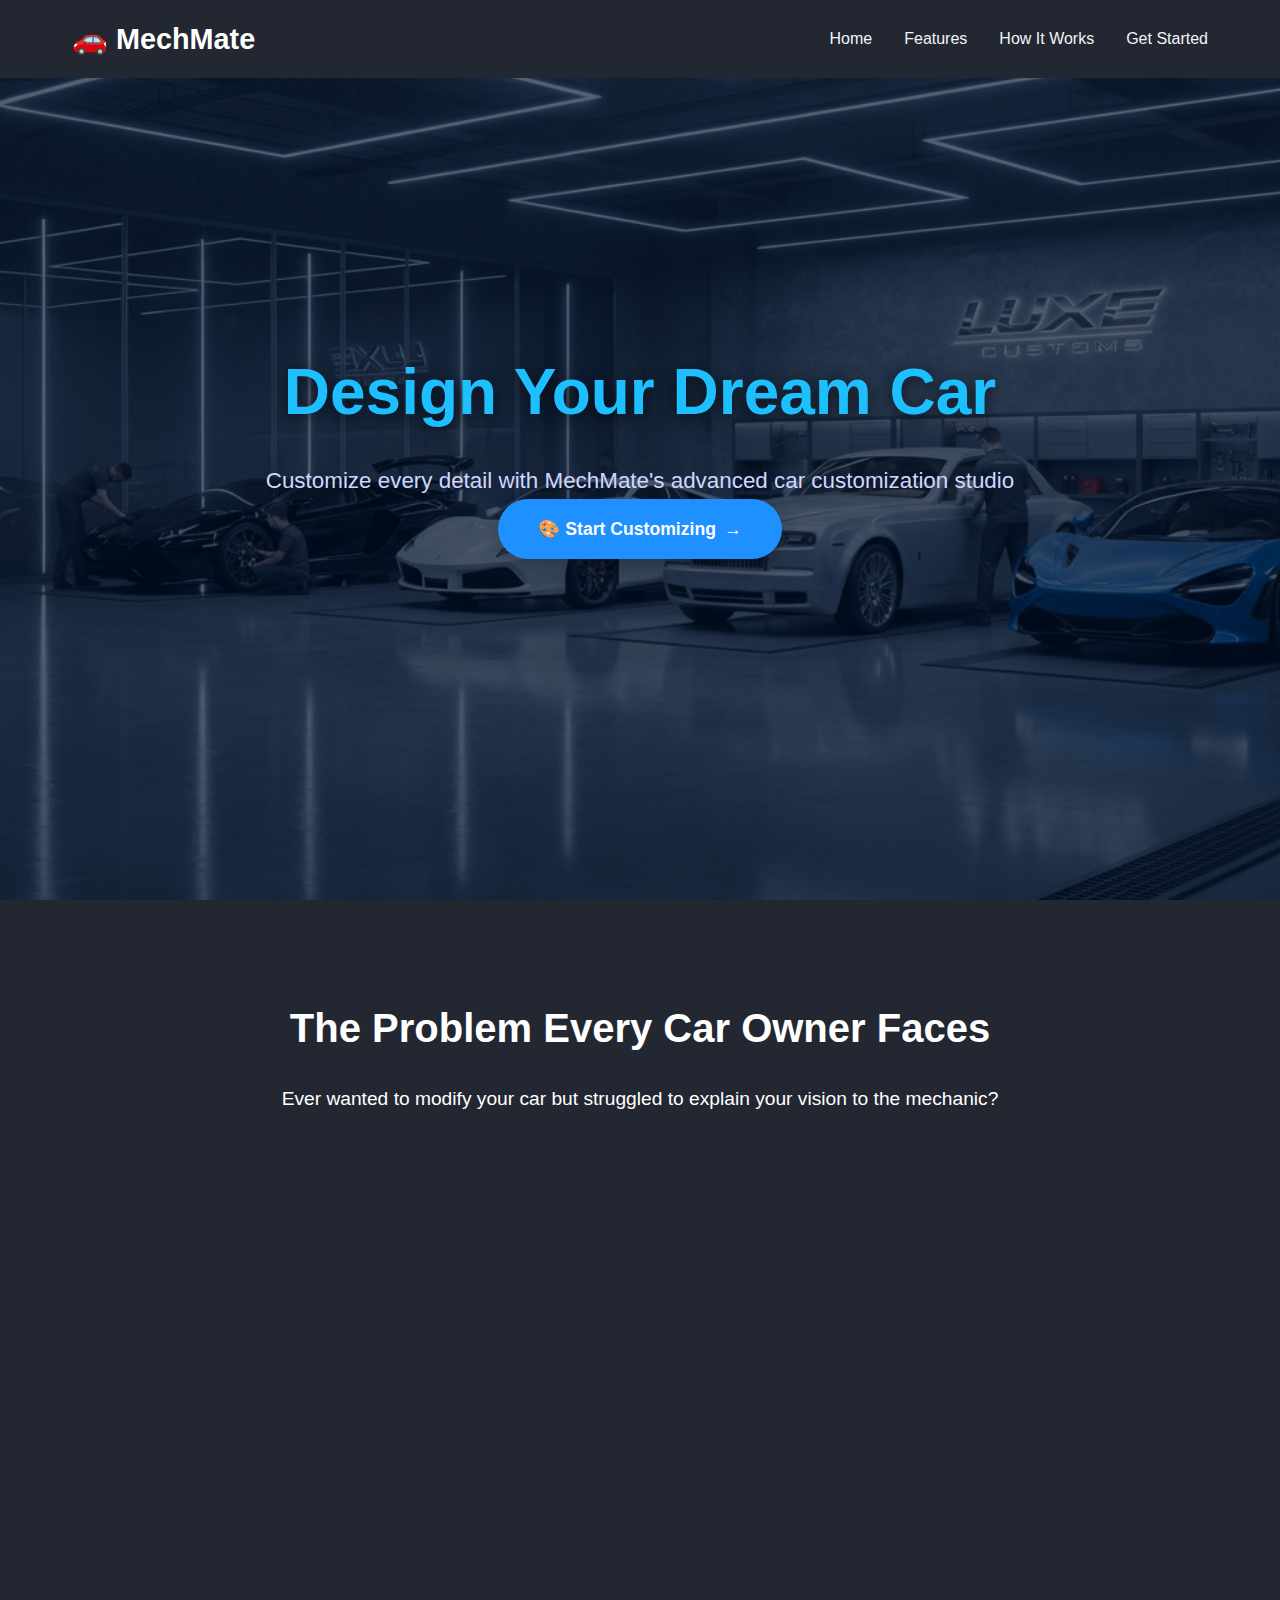
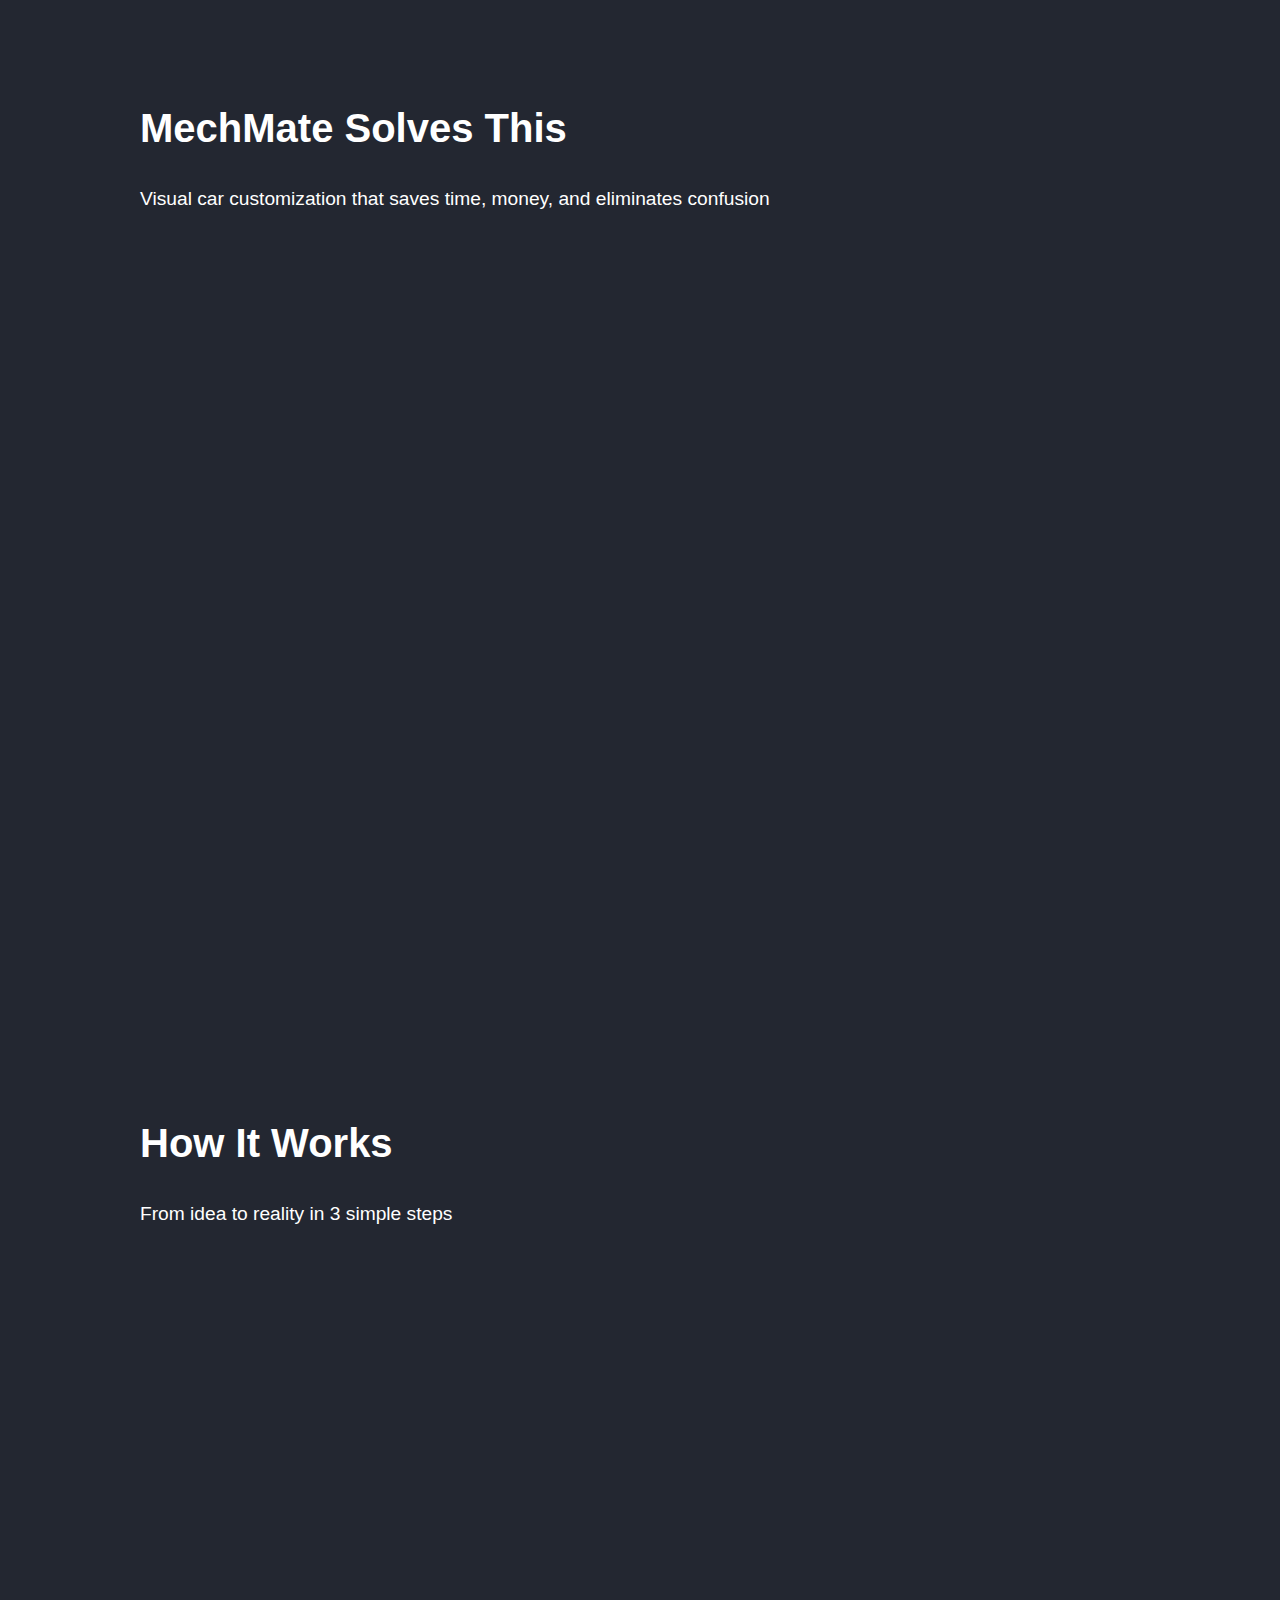
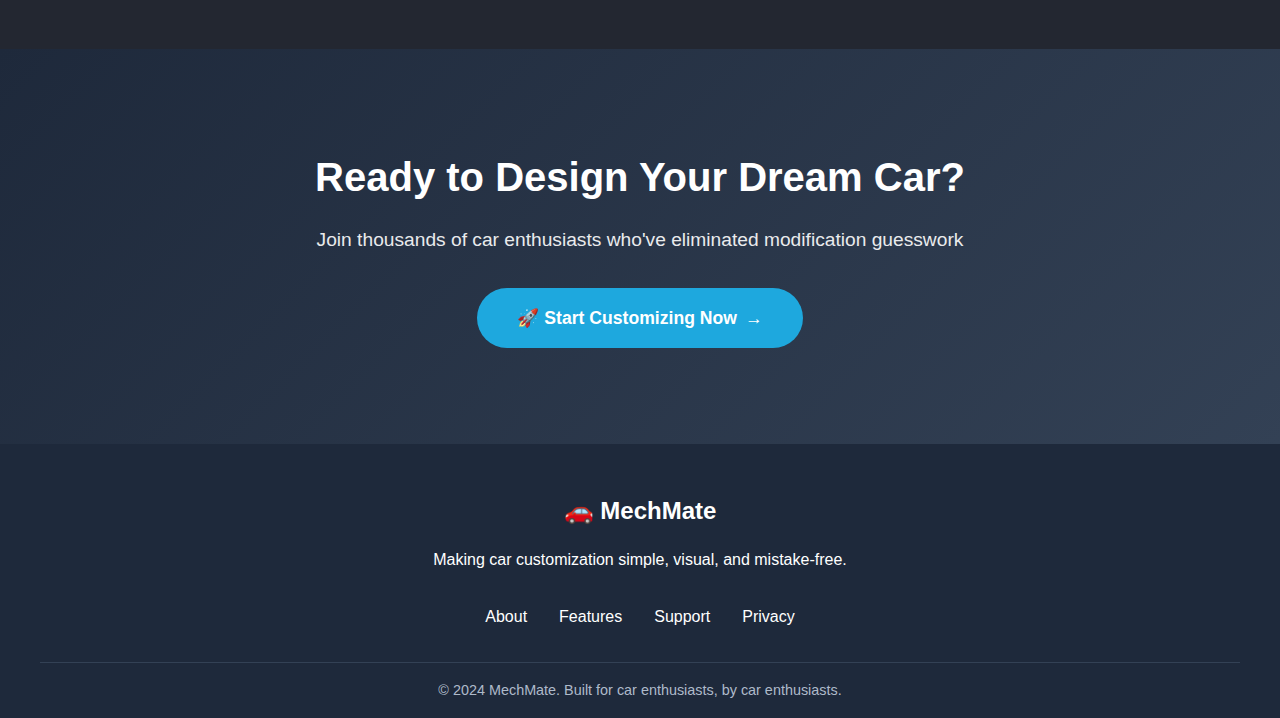
<file: MECHMATE FYP/HTML/index.html>
<!DOCTYPE html>
<html lang="en">
<head>
    <meta charset="UTF-8">
    <meta name="viewport" content="width=device-width, initial-scale=1.0">
    <title>MechMate - Car Customization Made Simple</title>
    <link rel="stylesheet" href="../CSS/style.css">
</head>
<body>
    <!-- Header -->
    <header class="header">
        <nav class="nav-container">
            <div class="logo">
                🚗 MechMate
            </div>
            <ul class="nav-links">
                <li><a href="#home">Home</a></li>
                <li><a href="#features">Features</a></li>
                <li><a href="#how-it-works">How It Works</a></li>
                <li><a href="#start">Get Started</a></li>
            </ul>
        </nav>
    </header>

    <!-- Hero Section -->
    <section class="hero" id="home">
        <div class="overlay"></div>
        <div class="hero-content">
      <h1>Design Your Dream Car</h1>
      <p>Customize every detail with MechMate's advanced car customization studio</p>
    
            <a href="#start" class="cta-button">
                🎨 Start Customizing
                <span>→</span>
            </a>
        </div>
    </section>

    <!-- Problem Section -->
    <section class="problem-section">
        <div class="section-container">
            <h2 class="section-title">The Problem Every Car Owner Faces</h2>
            <p class="section-subtitle">
                Ever wanted to modify your car but struggled to explain your vision to the mechanic?
            </p>

            <div class="problem-grid">
                <div class="problem-card animate-on-scroll">
                    <div class="problem-icon">😵‍💫</div>
                    <h3 class="problem-title">Communication Confusion</h3>
                    <p class="problem-text">
                        "I want it to look sportier" - but what does that actually mean? Miscommunication leads to disappointment and extra costs.
                    </p>
                </div>

                <div class="problem-card animate-on-scroll">
                    <div class="problem-icon">💸</div>
                    <h3 class="problem-title">Expensive Mistakes</h3>
                    <p class="problem-text">
                        Spending money on modifications that don't look how you imagined. No way to preview before you pay.
                    </p>
                </div>

                <div class="problem-card animate-on-scroll">
                    <div class="problem-icon">⏰</div>
                    <h3 class="problem-title">Time Wasted</h3>
                    <p class="problem-text">
                        Multiple trips to the garage, trying to explain your vision, going back and forth on design decisions.
                    </p>
                </div>
            </div>
        </div>
    </section>

    <!-- Features Section -->
    <section class="features-section" id="features">
        <div class="section-container">
            <h2 class="section-title">MechMate Solves This</h2>
            <p class="section-subtitle">
                Visual car customization that saves time, money, and eliminates confusion
            </p>

            <div class="features-grid">
                <div class="feature-card animate-on-scroll">
                    <div class="feature-icon">🎨</div>
                    <h3 class="feature-title">Visual Customization</h3>
                    <p class="feature-text">
                        Change colors, rims, spoilers, and bumpers with real-time preview. See exactly how it will look.
                    </p>
                </div>

                <div class="feature-card animate-on-scroll">
                    <div class="feature-icon">💾</div>
                    <h3 class="feature-title">Save & Share</h3>
                    <p class="feature-text">
                        Save your designs and share them directly with your mechanic. No more "I want it like this car I saw."
                    </p>
                </div>

                <div class="feature-card animate-on-scroll">
                    <div class="feature-icon">📱</div>
                    <h3 class="feature-title">Simple & Fast</h3>
                    <p class="feature-text">
                        No complex software to learn. Just click, customize, and share. Works on any device.
                    </p>
                </div>

                <div class="feature-card animate-on-scroll">
                    <div class="feature-icon">💡</div>
                    <h3 class="feature-title">Smart Suggestions</h3>
                    <p class="feature-text">
                        Get inspired with popular combinations and see what parts work well together.
                    </p>
                </div>
            </div>
        </div>
    </section>

    <!-- How It Works -->
    <section class="how-it-works" id="how-it-works">
        <div class="section-container">
            <h2 class="section-title">How It Works</h2>
            <p class="section-subtitle">
                From idea to reality in 3 simple steps
            </p>

            <div class="steps-container">
                <div class="step-card animate-on-scroll">
                    <div class="step-number">1</div>
                    <div class="step-icon">🚗</div>
                    <h3 class="step-title">Choose Your Car</h3>
                    <p class="step-text">
                        Select from sedan, hatchback, or SUV models as your starting point.
                    </p>
                </div>

                <div class="step-card animate-on-scroll">
                    <div class="step-number">2</div>
                    <div class="step-icon">🎨</div>
                    <h3 class="step-title">Customize Everything</h3>
                    <p class="step-text">
                        Change colors, add spoilers, swap rims, modify bumpers. See changes instantly.
                    </p>
                </div>

                <div class="step-card animate-on-scroll">
                    <div class="step-number">3</div>
                    <div class="step-icon">🔗</div>
                    <h3 class="step-title">Share with Mechanic</h3>
                    <p class="step-text">
                        Save your design and share a link with your mechanic. Crystal clear communication.
                    </p>
                </div>
            </div>
        </div>
    </section>

    <!-- CTA Section -->
    <section class="cta-section" id="start">
        <div class="section-container">
            <div class="cta-content">
                <h2>Ready to Design Your Dream Car?</h2>
                <p>Join thousands of car enthusiasts who've eliminated modification guesswork</p>
                <a href="#" class="cta-button-white" onclick="startCustomization()">
                    🚀 Start Customizing Now
                    <span>→</span>
                </a>
            </div>
        </div>
    </section>

    <!-- Footer -->
    <footer class="footer">
        <div class="footer-content">
            <div class="footer-logo">🚗 MechMate</div>
            <p class="footer-text">
                Making car customization simple, visual, and mistake-free.
            </p>
            <div class="footer-links">
                <a href="#">About</a>
                <a href="#">Features</a>
                <a href="#">Support</a>
                <a href="#">Privacy</a>
            </div>
            <div class="footer-bottom">
                <p>&copy; 2024 MechMate. Built for car enthusiasts, by car enthusiasts.</p>
            </div>
        </div>
    </footer>

    <script src="../JS/script.js"></script>
</body>
</html>
</file>
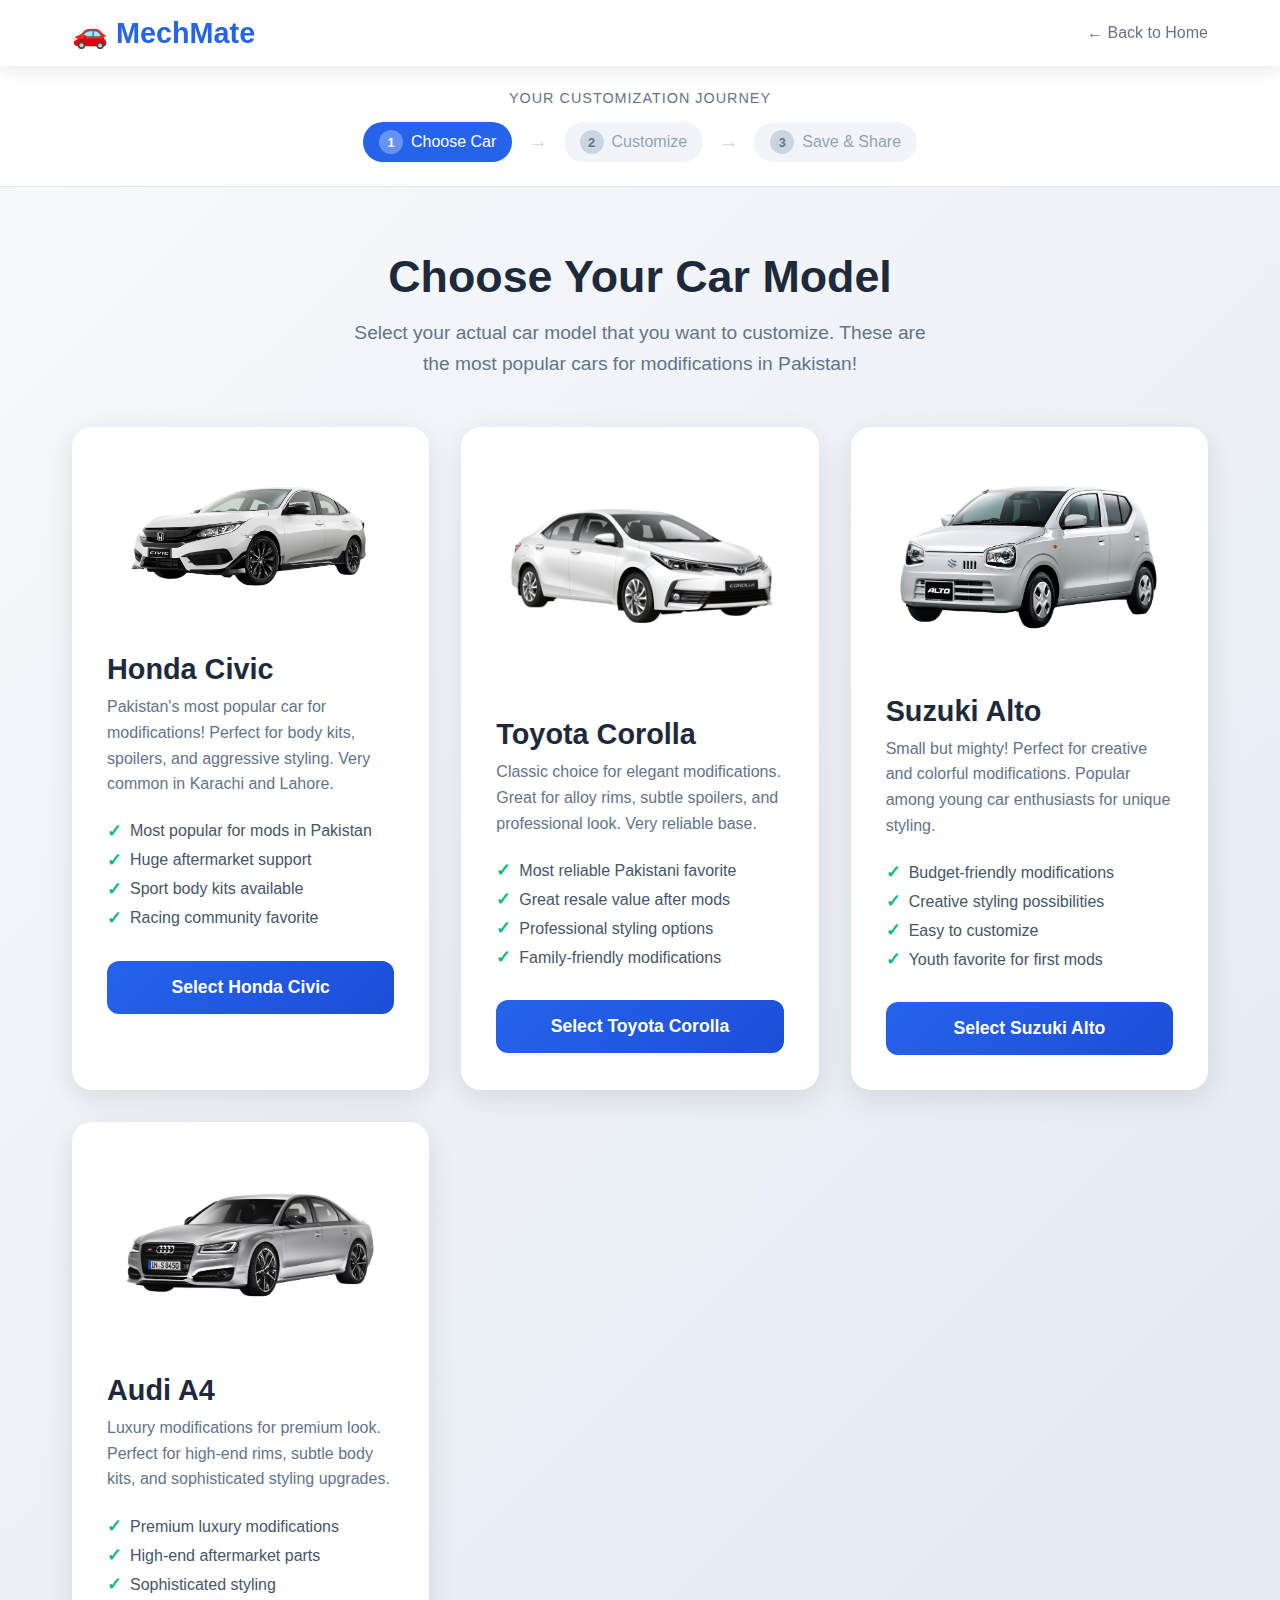
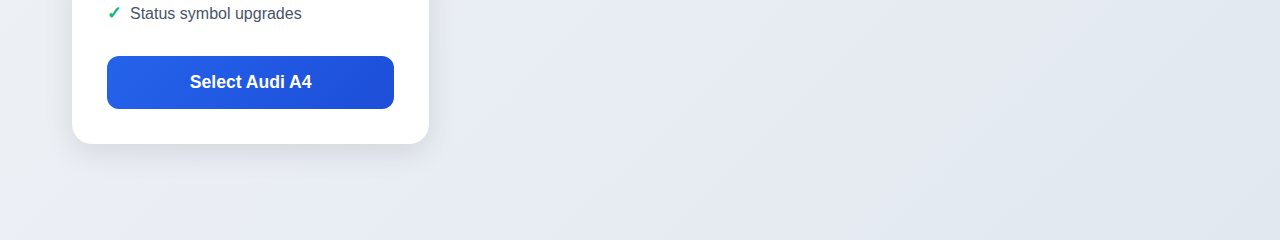
<file: MECHMATE FYP/HTML/Page2.html>
<!DOCTYPE html>
<html lang="en">
<head>
    <meta charset="UTF-8">
    <meta name="viewport" content="width=device-width, initial-scale=1.0">
    <title>Choose Your Car - MechMate</title>
    <link rel="stylesheet" href="../CSS/page2.css">
</head>
<body>
    <!-- Header -->
    <header class="header">
        <nav class="nav-container">
            <a href="#" class="logo" onclick="goBack()">
                🚗 MechMate
            </a>
            <a href="#" class="back-button" onclick="goBack()">
                ← Back to Home
            </a>
        </nav>
    </header>

    <!-- Progress Bar -->
    <section class="progress-section">
        <div class="progress-container">
            <div class="progress-title">Your Customization Journey</div>
            <div class="progress-bar">
                <div class="progress-step active">
                    <div class="step-number">1</div>
                    <span>Choose Car</span>
                </div>
                <div class="progress-arrow">→</div>
                <div class="progress-step inactive">
                    <div class="step-number">2</div>
                    <span>Customize</span>
                </div>
                <div class="progress-arrow">→</div>
                <div class="progress-step inactive">
                    <div class="step-number">3</div>
                    <span>Save & Share</span>
                </div>
            </div>
        </div>
    </section>

    <!-- Main Content -->
    <main class="main-content">
        <div class="page-header">
            <h1 class="page-title">Choose Your Car Model</h1>
            <p class="page-subtitle">
                Select your actual car model that you want to customize. These are the most popular cars for modifications in Pakistan!
            </p>
        </div>

        <div class="car-grid">
            <!-- Honda Civic Card -->
            <div class="car-card" onclick="selectCar('civic', '🏎️', 'Honda Civic')">
                <div class="car-badge">Selected</div>
                <div class="car-image-container">
                    <div class="car-image">
                        <img src="../CAR IMAGES/SelectionPage/honda_2008.jpg" alt="Civic_Car">
                    </div>
                </div>
                <h3 class="car-name">Honda Civic</h3>
                <p class="car-description">
                    Pakistan's most popular car for modifications! Perfect for body kits, spoilers, and aggressive styling. Very common in Karachi and Lahore.
                </p>
                <ul class="car-features">
                    <li>Most popular for mods in Pakistan</li>
                    <li>Huge aftermarket support</li>
                    <li>Sport body kits available</li>
                    <li>Racing community favorite</li>
                </ul>
                <button class="select-button" onclick="openModels('honda')">
                    Select Honda Civic
                </button>
            </div>

            <!-- Toyota Corolla Card -->
            <div class="car-card" onclick="selectCar('corolla', '🚗', 'Toyota Corolla')">
                <div class="car-badge">Selected</div>
                <div class="car-image-container">
                    <div class="car-image">
                        <img src="../CAR IMAGES/SelectionPage/corolla_2007.jpg" alt="Toyota_Corolla">
                    </div>
                </div>
                <h3 class="car-name">Toyota Corolla</h3>
                <p class="car-description">
                    Classic choice for elegant modifications. Great for alloy rims, subtle spoilers, and professional look. Very reliable base.
                </p>
                <ul class="car-features">
                    <li>Most reliable Pakistani favorite</li>
                    <li>Great resale value after mods</li>
                    <li>Professional styling options</li>
                    <li>Family-friendly modifications</li>
                </ul>
                <button class="select-button" onclick="openModels('corolla')">
                    Select Toyota Corolla
                </button>
            </div>

            <!-- Suzuki Alto Card -->
            <div class="car-card" onclick="selectCar('alto', '🚙', 'Suzuki Alto')">
                <div class="car-badge">Selected</div>
                <div class="car-image-container">
                    <div class="car-image">
                        <img src="../CAR IMAGES/SelectionPage/alto_2014.jpg" alt="Suzuki_Alto">
                    </div>
                </div>
                <h3 class="car-name">Suzuki Alto</h3>
                <p class="car-description">
                    Small but mighty! Perfect for creative and colorful modifications. Popular among young car enthusiasts for unique styling.
                </p>
                <ul class="car-features">
                    <li>Budget-friendly modifications</li>
                    <li>Creative styling possibilities</li>
                    <li>Easy to customize</li>
                    <li>Youth favorite for first mods</li>
                </ul>
                <button class="select-button" onclick="openModels('alto')">
                    Select Suzuki Alto
                </button>
            </div>

            <!-- Audi A4 Card -->
            <div class="car-card" onclick="selectCar('audi', '🚘', 'Audi A4')">
                <div class="car-badge">Selected</div>
                <div class="car-image-container">
                    <div class="car-image">
                        <img src="../CAR IMAGES/SelectionPage/audi_2015.jpg" alt="Audi">
                    </div>
                </div>
                <h3 class="car-name">Audi A4</h3>
                <p class="car-description">
                    Luxury modifications for premium look. Perfect for high-end rims, subtle body kits, and sophisticated styling upgrades.
                </p>
                <ul class="car-features">
                    <li>Premium luxury modifications</li>
                    <li>High-end aftermarket parts</li>
                    <li>Sophisticated styling</li>
                    <li>Status symbol upgrades</li>
                </ul>
                <button class="select-button" onclick="openModels('audi')">
                    Select Audi A4
                </button>
            </div>
        </div>
    </main>

    <!-- Continue Section -->
    <!-- <div class="continue-section" id="continueSection">
        <div class="continue-container">
            <div class="selection-summary">
                <div class="selected-car-icon" id="selectedIcon">🚗</div>
                <div>
                    <div class="selection-text">
                        <span id="selectedCarName">Sedan</span> Selected
                    </div>
                    <div class="selection-subtext">Ready to start customizing</div>
                </div>
            </div>
            <button class="continue-button" onclick="continueToCustomization()">
                Continue to Customization
                <span>→</span>
            </button>
        </div>
    </div> -->
    <!-- Side Pannel -->


  <!-- Sliding Panel -->
  <div id="modelPanel" class="model-panel">
    <button class="close-btn" onclick="closePanel()">Close</button>
    <h3 id="panelTitle"></h3>
    <div class="model-list" id="modelList"></div>
  </div>

   


   <script src="../JS/page2.js"></script>
</body>
</html>
</file>
<file: MECHMATE FYP/CSS/style.css>
* {
  margin: 0;
  padding: 0;
  box-sizing: border-box;
}

body {
  font-family: "Inter", -apple-system, BlinkMacSystemFont, "Segoe UI", Roboto,
    sans-serif;
  line-height: 1.6;
  color: #e2e0e0;
  overflow-x: hidden;
}

/* Header */
.header {
  position: fixed;
  top: 0;
  width: 100%;
  background: #232731;
  /* backdrop-filter: blur(10px); */
  z-index: 1000;    
  padding: 1rem 0;
  transition: all 0.3s ease;
}

.nav-container {
  max-width: 1200px;
  margin: 0 auto;
  display: flex;
  justify-content: space-between;
  align-items: center;
  padding: 0 2rem;
}

.logo {
  font-size: 1.8rem;
  font-weight: 700;
  color: #ffffff;
  display: flex;
  align-items: center;
  gap: 0.5rem;
}

.nav-links {
  display: flex;
  list-style: none;
  gap: 2rem;
}

.nav-links a {
  text-decoration: none;
  color: #f3f4f6;
  font-weight: 500;
  transition: color 0.3s ease;
}

.nav-links a:hover {
  color: #e4ecff;
}

/* Hero Section */
.hero {
  position: relative;
  width: 100%;
  height: 100vh;
  background: url("../CAR IMAGES/MainImage/car.png") no-repeat center center/cover;
  display: flex;
  align-items: center;
  justify-content: center;
  color: #232731;
  text-align: center;
}
.overlay {
  position: absolute;
  top: 0;
  left: 0;
  width: 100%;
  height: 100%;
  background: rgba(0, 15, 40, 0.65);
  z-index: 1;
}

.hero-content {
  position: relative;
  z-index: 2;
  max-width: 800px;
  padding: 20px;
}

.hero-content h1 {
  font-size: 4rem;
  font-weight: 800;
  color: #1ebfff;
  text-shadow: 0px 3px 15px rgba(0, 0, 0, 0.6);
}

.hero-content p {
  margin-top: 20px;
  font-size: 1.4rem;
  font-weight: 400;
  color: #d0d7ff;
}

.cta-button {
  display: inline-flex;
  align-items: center;
  gap: 0.5rem;
  background: #1E90FF;
  color: #fcfcfc;
  padding: 1rem 2.5rem;
  border: none;
  border-radius: 50px;
  font-size: 1.1rem;
  font-weight: 600;
  text-decoration: none;
  cursor: pointer;
  transition: all 0.3s ease;
  box-shadow: 0 4px 15px rgba(0, 0, 0, 0.2);
}

.cta-button:hover {
  transform: translateY(-2px);
  box-shadow: 0 8px 25px rgba(0, 0, 0, 0.3);
  background: #11b9fb;
}

/* Problem Section */
.problem-section {
  padding: 6rem 2rem;
  background: #232731;
  text-align: center;
}

.section-container {
  max-width: 1000px;
  margin: 0 auto;
}

.section-title {
  font-size: 2.5rem;
  font-weight: 700;
  color: #fff;
  margin-bottom: 1.5rem;
}

.section-subtitle {
  font-size: 1.2rem;
  color: #fff;
  margin-bottom: 3rem;
}

.problem-grid {
  display: grid;
  grid-template-columns: repeat(auto-fit, minmax(300px, 1fr));
  gap: 2rem;
  margin-top: 3rem;
}

.problem-card {
  background: #373c48;
  padding: 2rem;
  border-radius: 1rem;
  box-shadow: 0 4px 15px rgba(0, 0, 0, 0.1);
  transition: transform 0.3s ease;
}

.problem-card:hover {
  transform: translateY(-5px);
}

.problem-icon {
  font-size: 3rem;
  margin-bottom: 1rem;
}

.problem-title {
  font-size: 1.3rem;
  font-weight: 600;
  color: #fff;
  margin-bottom: 1rem;
}

.problem-text {
  color: #fff;
  line-height: 1.6;
}

/* Features Section */
.features-section {
  padding: 6rem 2rem;
  background: #232731;
}

.features-grid {
  display: grid;
  grid-template-columns: repeat(auto-fit, minmax(280px, 1fr));
  gap: 2rem;
  margin-top: 3rem;
}

.feature-card {
  background: linear-gradient(135deg, #667eea 0%, #764ba2 100%);
  color: white;
  padding: 2.5rem 2rem;
  border-radius: 1rem;
  text-align: center;
  transition: transform 0.3s ease;
  position: relative;
  overflow: hidden;
}

.feature-card::before {
  content: "";
  position: absolute;
  top: -50%;
  left: -50%;
  width: 200%;
  height: 200%;
  background: linear-gradient(
    45deg,
    transparent,
    rgba(255, 255, 255, 0.1),
    transparent
  );
  transform: rotate(45deg);
  transition: all 0.6s ease;
}

.feature-card:hover::before {
  animation: shine 0.8s ease-in-out;
}

.feature-card:hover {
  transform: translateY(-8px);
}

.feature-icon {
  font-size: 3rem;
  margin-bottom: 1.5rem;
}

.feature-title {
  font-size: 1.5rem;
  font-weight: 600;
  margin-bottom: 1rem;
}

.feature-text {
  opacity: 0.9;
  line-height: 1.6;
}

/* How It Works Section */
.how-it-works {
  padding: 6rem 2rem;
  background: #232731;
}

.steps-container {
  display: grid;
  grid-template-columns: repeat(auto-fit, minmax(250px, 1fr));
  gap: 2rem;
  margin-top: 3rem;
}

.step-card {
  background: #373c48;
  padding: 2rem;
  border-radius: 1rem;
  text-align: center;
  position: relative;
  box-shadow: 0 4px 15px rgba(0, 0, 0, 0.1);
}

.step-number {
  position: absolute;
  top: -1rem;
  left: 50%;
  transform: translateX(-50%);
  background: #2563eb;
  color: white;
  width: 2rem;
  height: 2rem;
  border-radius: 50%;
  display: flex;
  align-items: center;
  justify-content: center;
  font-weight: 700;
}

.step-icon {
  font-size: 2.5rem;
  margin: 1rem 0;
  color: #2563eb;
}

.step-title {
  font-size: 1.2rem;
  font-weight: 600;
  color: #fff;
  margin-bottom: 0.5rem;
}

.step-text {
  color: #edeeef;
  line-height: 1.6;
}

/* CTA Section */
.cta-section {
  background: linear-gradient(135deg, #1e293b 0%, #334155 100%);
  color: white;
  padding: 6rem 2rem;
  text-align: center;
}

.cta-content h2 {
  font-size: 2.5rem;
  font-weight: 700;
  margin-bottom: 1rem;
}

.cta-content p {
  font-size: 1.2rem;
  opacity: 0.9;
  margin-bottom: 2rem;
}

.cta-button-white {
  background: #1ea8de;
  color: #fff;
  padding: 1rem 2.5rem;
  border: none;
  border-radius: 50px;
  font-size: 1.1rem;
  font-weight: 600;
  text-decoration: none;
  cursor: pointer;
  transition: all 0.3s ease;
  display: inline-flex;
  align-items: center;
  gap: 0.5rem;
}

.cta-button-white:hover {
  background: #11b9fb;
  transform: translateY(-2px);
}

/* Footer */
.footer {
  background: #1e293b;
  color: white;
  padding: 3rem 2rem 1rem;
}

.footer-content {
  max-width: 1200px;
  margin: 0 auto;
  text-align: center;
}

.footer-logo {
  font-size: 1.5rem;
  font-weight: 700;
  color: #fff;
  margin-bottom: 1rem;
}

.footer-text {
  color: #fff;
  margin-bottom: 2rem;
}

.footer-links {
  display: flex;
  justify-content: center;
  gap: 2rem;
  margin-bottom: 2rem;
  flex-wrap: wrap;
}

.footer-links a {
  color: #fff;
  text-decoration: none;
  transition: color 0.3s ease;
}

.footer-links a:hover {
  color: #60a5fa;
}

.footer-bottom {
  border-top: 1px solid #334155;
  padding-top: 1rem;
  color: #aebaca;
  font-size: 0.9rem;
}

/* Animations */
@keyframes shine {
  0% {
    transform: translateX(-100%) translateY(-100%) rotate(45deg);
  }
  100% {
    transform: translateX(100%) translateY(100%) rotate(45deg);
  }
}

@keyframes fadeInUp {
  from {
    opacity: 0;
    transform: translateY(30px);
  }
  to {
    opacity: 1;
    transform: translateY(0);
  }
}

.animate-on-scroll {
  opacity: 0;
  animation: fadeInUp 0.8s ease forwards;
}

/* Responsive */
@media (max-width: 768px) {
  .nav-links {
    display: none;
  }

  .hero h1 {
    font-size: 2.5rem;
  }

  .hero-subtitle {
    font-size: 1.1rem;
  }

  .section-title {
    font-size: 2rem;
  }

  .hero {
    padding: 6rem 1rem 4rem;
  }
}
</file>
<file: MECHMATE FYP/CSS/page2.css>
* {
            margin: 0;
            padding: 0;
            box-sizing: border-box;
        }

        body {
            font-family: 'Inter', -apple-system, BlinkMacSystemFont, 'Segoe UI', Roboto, sans-serif;
            background: linear-gradient(135deg, #f8fafc 0%, #e2e8f0 100%);
            min-height: 100vh;
            color: #333;
        }

        /* Header */
        .header {
            background: rgba(255, 255, 255, 0.95);
            backdrop-filter: blur(10px);
            padding: 1rem 0;
            box-shadow: 0 2px 20px rgba(0, 0, 0, 0.1);
        }

        .nav-container {
            max-width: 1200px;
            margin: 0 auto;
            display: flex;
            justify-content: space-between;
            align-items: center;
            padding: 0 2rem;
        }

        .logo {
            font-size: 1.8rem;
            font-weight: 700;
            color: #2563eb;
            text-decoration: none;
            display: flex;
            align-items: center;
            gap: 0.5rem;
        }

        .back-button {
            display: flex;
            align-items: center;
            gap: 0.5rem;
            color: #64748b;
            text-decoration: none;
            font-weight: 500;
            transition: color 0.3s ease;
        }

        .back-button:hover {
            color: #2563eb;
        }

        /* Progress Bar */
        .progress-section {
            background: white;
            padding: 1.5rem 0;
            border-bottom: 1px solid #e2e8f0;
        }

        .progress-container {
            max-width: 800px;
            margin: 0 auto;
            padding: 0 2rem;
        }

        .progress-title {
            text-align: center;
            color: #64748b;
            font-size: 0.9rem;
            margin-bottom: 1rem;
            text-transform: uppercase;
            letter-spacing: 1px;
        }

        .progress-bar {
            display: flex;
            align-items: center;
            justify-content: center;
            gap: 1rem;
        }

        .progress-step {
            display: flex;
            align-items: center;
            gap: 0.5rem;
            padding: 0.5rem 1rem;
            border-radius: 25px;
            transition: all 0.3s ease;
        }

        .progress-step.active {
            background: #2563eb;
            color: white;
        }

        .progress-step.inactive {
            background: #f1f5f9;
            color: #94a3b8;
        }

        .step-number {
            background: rgba(255, 255, 255, 0.2);
            width: 1.5rem;
            height: 1.5rem;
            border-radius: 50%;
            display: flex;
            align-items: center;
            justify-content: center;
            font-size: 0.8rem;
            font-weight: 600;
        }

        .progress-step.active .step-number {
            background: rgba(255, 255, 255, 0.3);
        }

        .progress-step.inactive .step-number {
            background: #cbd5e1;
            color: #64748b;
        }

        .progress-arrow {
            color: #cbd5e1;
            font-size: 1.2rem;
        }

        /* Main Content */
        .main-content {
            max-width: 1200px;
            margin: 0 auto;
            padding: 4rem 2rem 6rem;
        }

        .page-header {
            text-align: center;
            margin-bottom: 3rem;
        }

        .page-title {
            font-size: 2.8rem;
            font-weight: 700;
            color: #1e293b;
            margin-bottom: 1rem;
        }

        .page-subtitle {
            font-size: 1.2rem;
            color: #64748b;
            max-width: 600px;
            margin: 0 auto;
            line-height: 1.6;
        }

        /* Car Selection Grid */
        .car-grid {
            display: grid;
            grid-template-columns: repeat(auto-fit, minmax(350px, 1fr));
            gap: 2rem;
            margin-top: 3rem;
        }

        .car-card {
            background: white;
            border-radius: 20px;
            padding: 2rem;
            box-shadow: 0 8px 30px rgba(0, 0, 0, 0.1);
            transition: all 0.4s ease;
            cursor: pointer;
            position: relative;
            overflow: hidden;
            border: 3px solid transparent;
        }

        .car-card:hover {
            transform: translateY(-10px);
            box-shadow: 0 20px 40px rgba(0, 0, 0, 0.15);
            border-color: #2563eb;
        }

        .car-card.selected {
            border-color: #10b981;
            background: linear-gradient(135deg, #f0fdf4 0%, #dcfce7 100%);
            transform: translateY(-5px);
        }

        .car-card::before {
            content: '';
            position: absolute;
            top: 0;
            left: -100%;
            width: 100%;
            height: 100%;
            background: linear-gradient(90deg, transparent, rgba(37, 99, 235, 0.1), transparent);
            transition: left 0.5s ease;
        }

        .car-card:hover::before {
            left: 100%;
        }

        .car-image-container {
            text-align: center;
            margin-bottom: 1.5rem;
            position: relative;
        }

        .car-image {
            font-size: 6rem;
            margin-bottom: 1rem;
            display: block;
            transition: transform 0.3s ease;
        }
        img{
            width: 280px;
        }

        .car-card:hover .car-image {
            transform: scale(1.1);
        }

        .car-badge {
            position: absolute;
            top: -10px;
            right: -10px;
            background: #10b981;
            color: white;
            padding: 0.3rem 0.8rem;
            border-radius: 15px;
            font-size: 0.8rem;
            font-weight: 600;
            opacity: 0;
            transform: scale(0);
            transition: all 0.3s ease;
        }

        .car-card.selected .car-badge {
            opacity: 1;
            transform: scale(1);
        }

        .car-name {
            font-size: 1.8rem;
            font-weight: 700;
            color: #1e293b;
            margin-bottom: 0.5rem;
        }

        .car-description {
            color: #64748b;
            line-height: 1.6;
            margin-bottom: 1.5rem;
        }

        .car-features {
            list-style: none;
            margin-bottom: 2rem;
        }

        .car-features li {
            display: flex;
            align-items: center;
            gap: 0.5rem;
            color: #475569;
            margin-bottom: 0.5rem;
        }

        .car-features li::before {
            content: '✓';
            color: #10b981;
            font-weight: bold;
            font-size: 1.1rem;
        }

        .select-button {
            width: 100%;
            background: linear-gradient(135deg, #2563eb 0%, #1d4ed8 100%);
            color: white;
            border: none;
            padding: 1rem 2rem;
            border-radius: 12px;
            font-size: 1.1rem;
            font-weight: 600;
            cursor: pointer;
            transition: all 0.3s ease;
            position: relative;
            overflow: hidden;
        }

        .select-button:hover {
            background: linear-gradient(135deg, #1d4ed8 0%, #1e40af 100%);
            transform: translateY(-2px);
        }

        .select-button.selected {
            background: linear-gradient(135deg, #10b981 0%, #059669 100%);
        }

        .select-button::before {
            content: '';
            position: absolute;
            top: 50%;
            left: 50%;
            width: 0;
            height: 0;
            background: rgba(255, 255, 255, 0.3);
            border-radius: 50%;
            transform: translate(-50%, -50%);
            transition: width 0.4s ease, height 0.4s ease;
        }

        .select-button:active::before {
            width: 300px;
            height: 300px;
        }

        /* Continue Button */
        .continue-section {
            position: fixed;
            bottom: 0;
            left: 0;
            right: 0;
            background: white;
            padding: 1.5rem 2rem;
            box-shadow: 0 -5px 20px rgba(0, 0, 0, 0.1);
            transform: translateY(100%);
            transition: transform 0.4s ease;
        }

        .continue-section.show {
            transform: translateY(0);
        }

        .continue-container {
            max-width: 1200px;
            margin: 0 auto;
            display: flex;
            justify-content: space-between;
            align-items: center;
        }

        .selection-summary {
            display: flex;
            align-items: center;
            gap: 1rem;
        }

        .selected-car-icon {
            font-size: 2rem;
        }

        .selection-text {
            color: #1e293b;
            font-weight: 600;
        }

        .selection-subtext {
            color: #64748b;
            font-size: 0.9rem;
        }

        .continue-button {
            background: linear-gradient(135deg, #10b981 0%, #059669 100%);
            color: white;
            border: none;
            padding: 1rem 2.5rem;
            border-radius: 50px;
            font-size: 1.1rem;
            font-weight: 600;
            cursor: pointer;
            transition: all 0.3s ease;
            display: flex;
            align-items: center;
            gap: 0.5rem;
        }

        .continue-button:hover {
            background: linear-gradient(135deg, #059669 0%, #047857 100%);
            transform: translateX(5px);
        }

    /* Sliding Panel */

    .car-box {
      border: 1px solid #ccc;
      padding: 20px;
      width: 200px;
      margin: 10px;
      display: inline-block;
      background: #fff;
      border-radius: 8px;
      text-align: center;
    }
    .car-box button {
      background: #2563eb;
      color: white;
      border: none;
      padding: 10px;
      border-radius: 6px;
      cursor: pointer;
    }

    /* Sliding Panel */
    .model-panel {
      position: fixed;
      top: 0;
      right: -100%;
      width: 320px;
      height: 100%;
      background: white;
      box-shadow: -2px 0 8px rgba(0,0,0,0.2);
      padding: 20px;
      transition: right 0.4s ease;
      display: flex;
      flex-direction: column;
    }
    .model-panel.active {
      right: 0;
    }
    .model-list {
      flex: 1;
      overflow-y: auto;
      margin-top: 10px;
      display: grid;
      /* grid-template-columns: 1fr 1fr; */
      gap: 10px;
    }
    .model-item {
      text-align: center;
      cursor: pointer;
    }
    .model-item img {
      width: 90%;
      height: auto;
      border-radius: 8px;
      border: 1px solid #ddd;
      transition: transform 0.2s ease;
    }
    .model-item img:hover {
      transform: scale(1.05);
    }
    .model-item span {
      display: block;
      margin-top: 5px;
      font-size: 14px;
      font-weight: bold;
    }
    .close-btn {
      width: 80px;
      background: #60defd;
      color: rgb(0, 0, 0);
      padding: 10px;
      border: none;
      border-radius: 4px;
      cursor: pointer;
      margin-bottom: 15px;
    }
    .close-btn:hover{
      background: #15d0ff;
    }
    .close-btn:active{
        background: #09b5e0;
    }
        /* Responsive */
        @media (max-width: 768px) {
            .car-grid {
                grid-template-columns: 1fr;
                gap: 1.5rem;
            }

            .page-title {
                font-size: 2.2rem;
            }

            .car-card {
                padding: 1.5rem;
            }

            .car-image {
                font-size: 4rem;
            }

            .progress-bar {
                flex-direction: column;
                gap: 0.5rem;
            }

            .progress-arrow {
                transform: rotate(90deg);
            }

            .continue-container {
                flex-direction: column;
                gap: 1rem;
                text-align: center;
            }
        }

        /* Loading Animation */
        .loading {
            opacity: 0.7;
            pointer-events: none;
        }

        .loading .car-image {
            animation: pulse 1.5s ease-in-out infinite;
        }

        @keyframes pulse {
            0%, 100% { transform: scale(1); opacity: 1; }
            50% { transform: scale(1.05); opacity: 0.7; }
        }

        /* Selection Animation */
        @keyframes selectPop {
            0% { transform: scale(1); }
            50% { transform: scale(1.05); }
            100% { transform: scale(1); }
        }

        .car-card.selecting {
            animation: selectPop 0.3s ease;
        }
</file>
